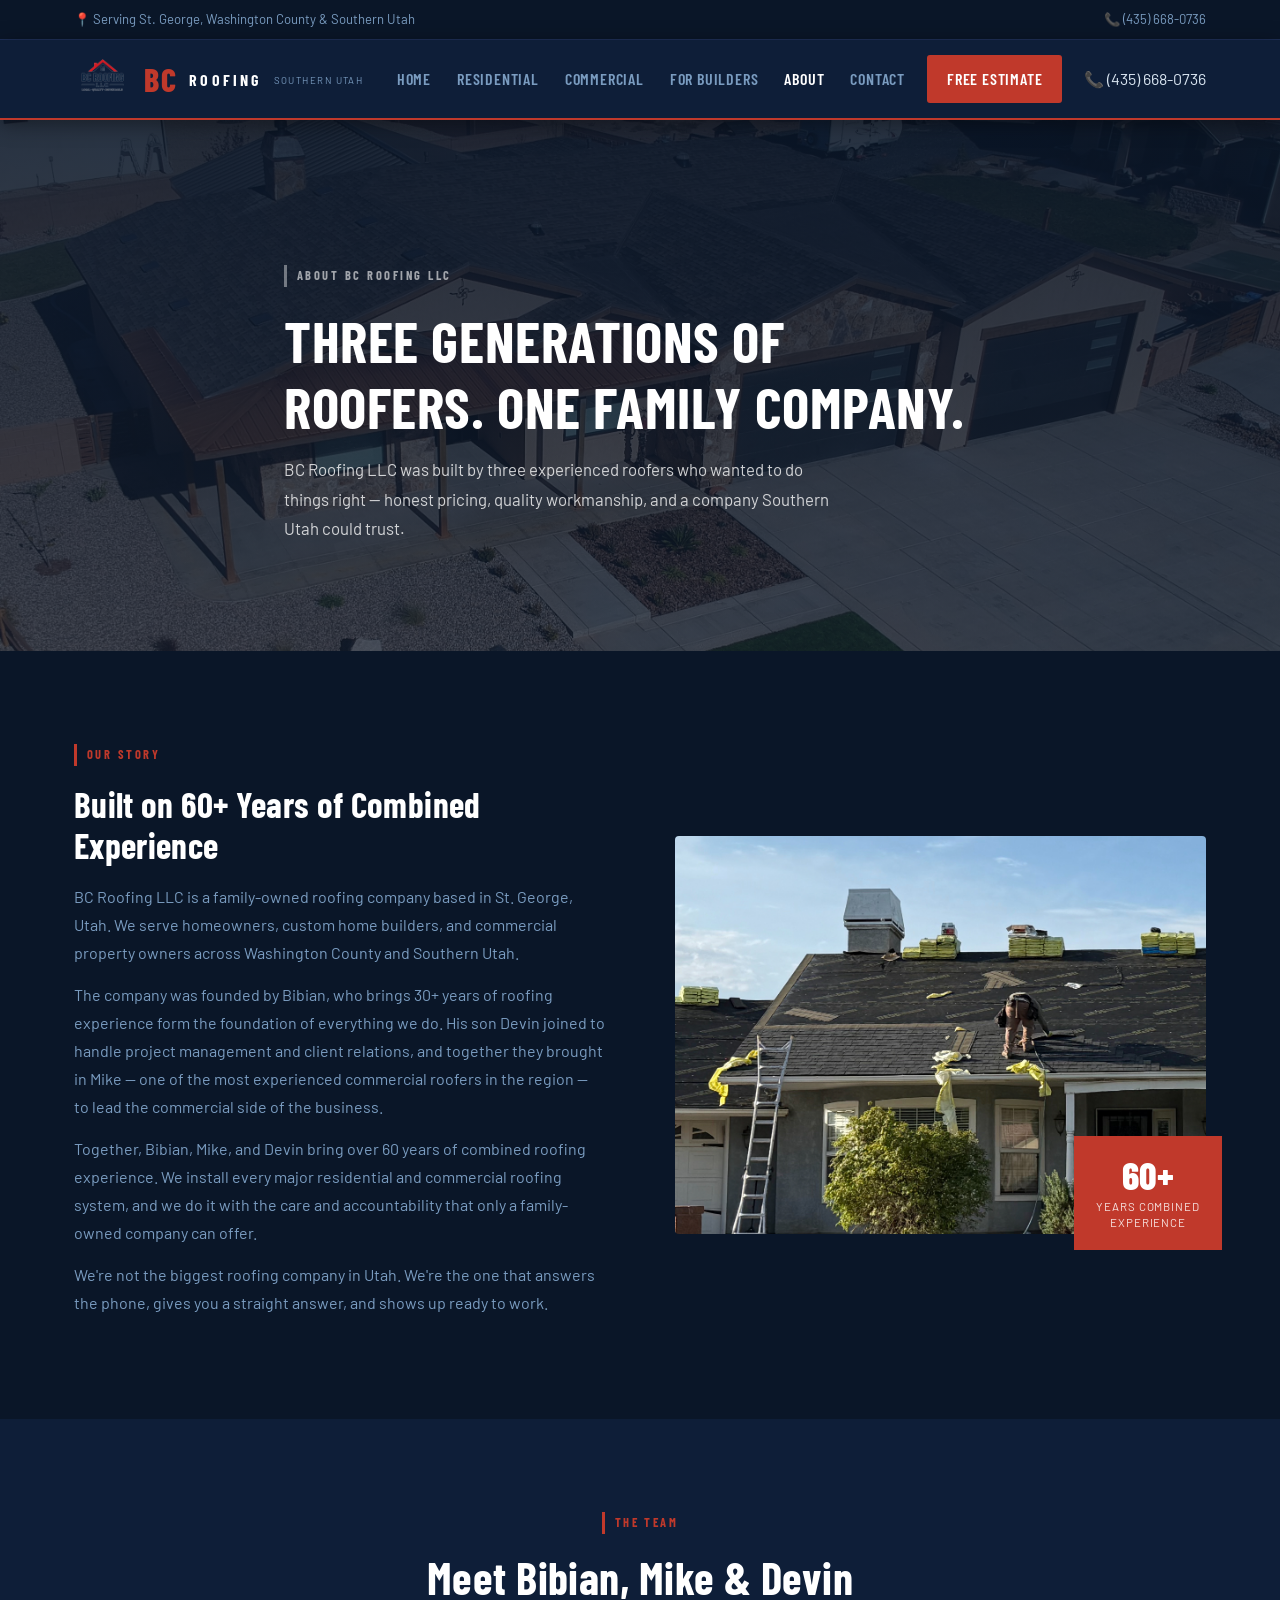
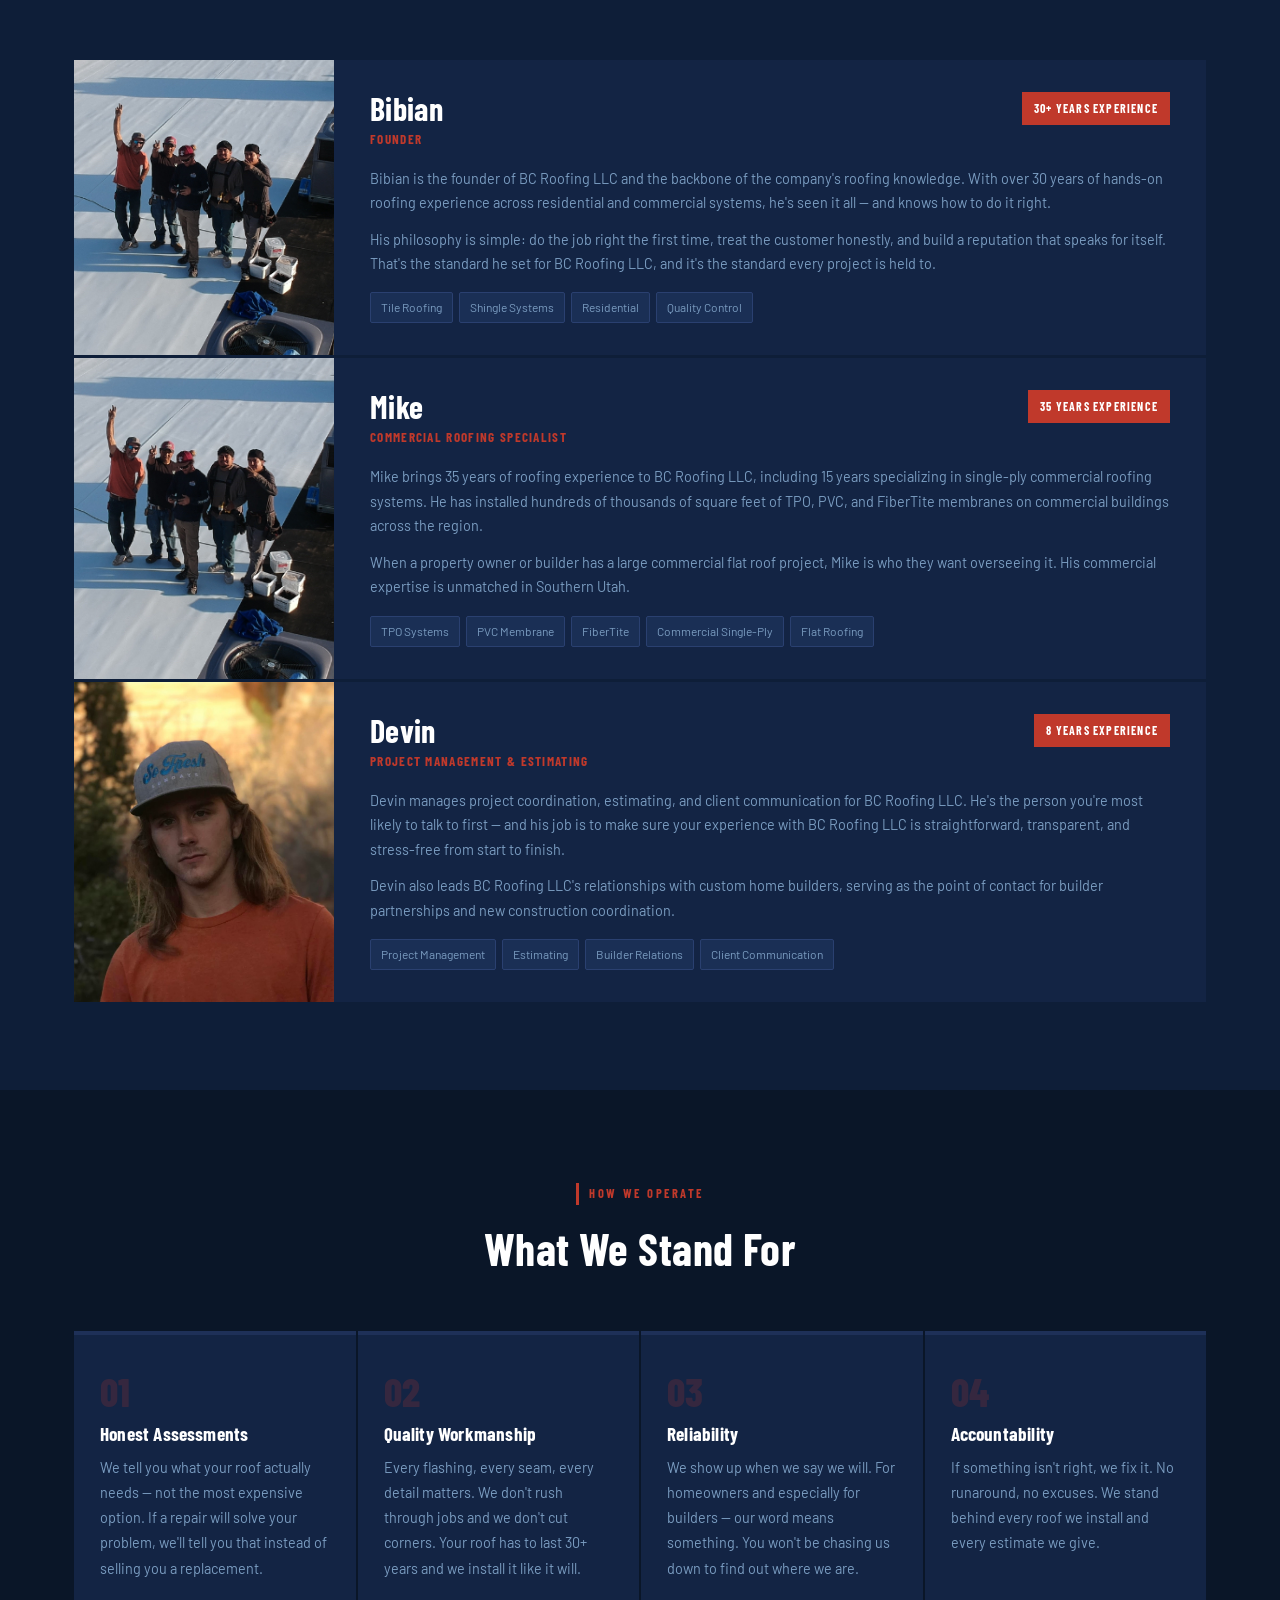
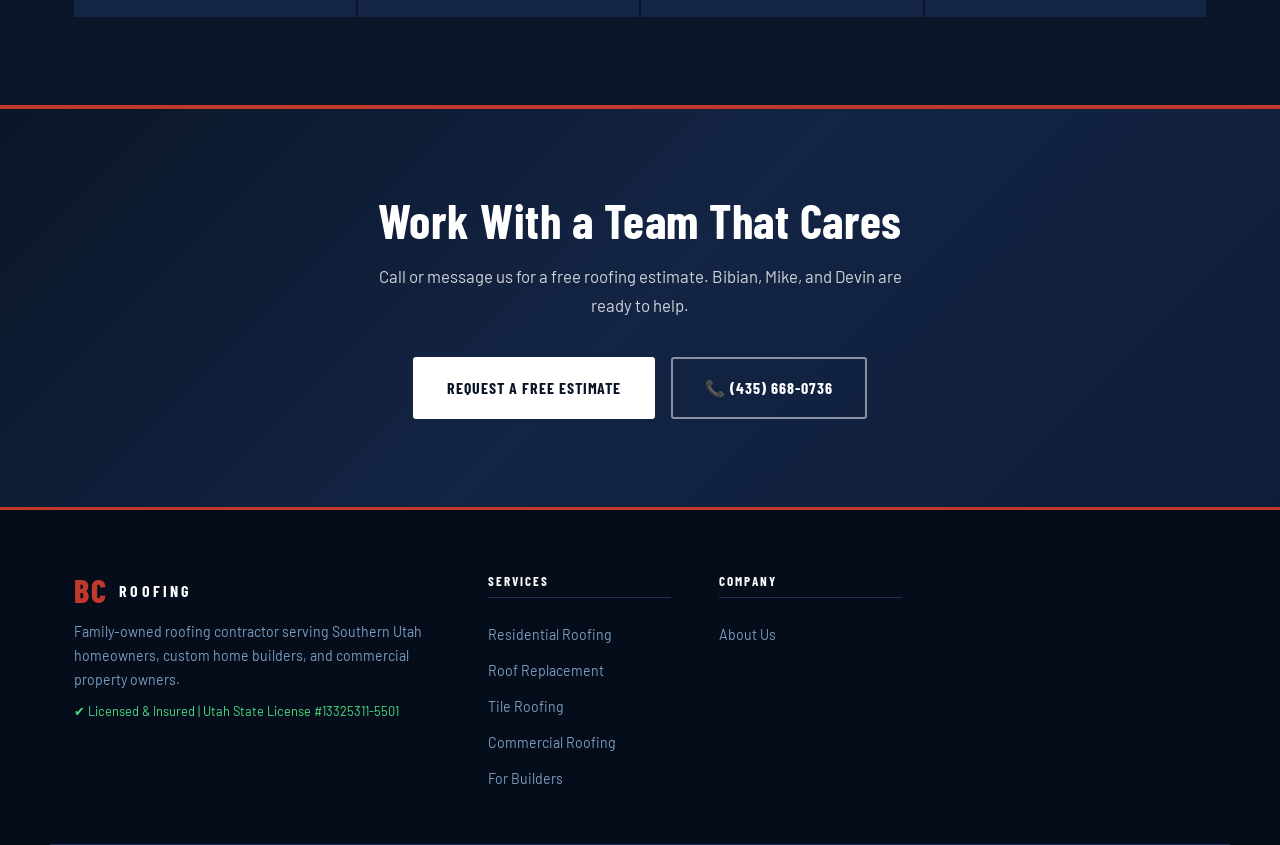
<file: about.html>
<!DOCTYPE html>
<html lang="en">
<head>
  <meta charset="UTF-8"/>
  <meta name="viewport" content="width=device-width, initial-scale=1.0"/>
  <title>About BC Roofing LLC | Family-Owned — Southern Utah</title>
  <meta name="description" content="Meet Bibian, Mike, and Devin — the family behind BC Roofing LLC. 60+ years combined roofing experience in Southern Utah."/>
  <link rel="stylesheet" href="style.css"/>
  <link rel="preconnect" href="https://fonts.googleapis.com"/>
  <link href="https://fonts.googleapis.com/css2?family=Barlow+Condensed:wght@500;600;700;800&family=Barlow:wght@300;400;500;600&display=swap" rel="stylesheet"/>
</head>
<body>

<div class="topbar">
  <div class="topbar-inner">
    <span>📍 Serving St. George, Washington County &amp; Southern Utah</span>
    <div class="topbar-right">
      <a href="tel:+14356680736">📞 (435) 668-0736</a>
    </div>
  </div>
</div>

<nav class="navbar" id="navbar">
  <div class="nav-container">
    <a href="index.html" class="logo"><img src="logo.png" alt="BC Roofing LLC Logo" class="nav-logo">
      <span class="logo-bc">BC</span><span class="logo-roofing">ROOFING</span>
      <span class="logo-sub">Southern Utah</span>
    </a>
    <button class="hamburger" id="hamburger" aria-label="Toggle menu">
      <span></span><span></span><span></span>
    </button>
    <ul class="nav-links" id="nav-links">
      <li><a href="index.html">Home</a></li>
      <li><a href="residential.html">Residential</a></li>
      <li><a href="commercial.html">Commercial</a></li>
      <li><a href="builders.html">For Builders</a></li>
      <li><a href="about.html" class="active">About</a></li>
      <li><a href="contact.html">Contact</a></li>
      <li><a href="contact.html" class="nav-cta">Free Estimate</a></li>
    </ul>
    <a href="tel:+14356680736">📞 (435) 668-0736</a>
    </div>
</nav>

<section class="page-hero">
  <div class="page-hero-bg" style="background-image:url('hero-about.jpg')">
    </div>
  <div class="page-hero-overlay">
    </div>
  <div class="container page-hero-content">
    <div class="section-tag light">About BC Roofing LLC
    </div>
    <h1>Three Generations of Roofers. One Family Company.</h1>
    <p>BC Roofing LLC was built by three experienced roofers who wanted to do things right — honest pricing, quality workmanship, and a company Southern Utah could trust.</p>
    </div>
</section>

<!-- STORY -->
<section class="section">
  <div class="container">
    <div class="about-story-inner">
      <div class="about-story-text">
        <div class="section-tag">Our Story
    </div>
        <h2>Built on 60+ Years of Combined Experience</h2>
        <p>BC Roofing LLC is a family-owned roofing company based in St. George, Utah. We serve homeowners, custom home builders, and commercial property owners across Washington County and Southern Utah.</p>
        <p>The company was founded by Bibian, who brings 30+ years of roofing experience form the foundation of everything we do. His son Devin joined to handle project management and client relations, and together they brought in Mike — one of the most experienced commercial roofers in the region — to lead the commercial side of the business.</p>
        <p>Together, Bibian, Mike, and Devin bring over 60 years of combined roofing experience. We install every major residential and commercial roofing system, and we do it with the care and accountability that only a family-owned company can offer.</p>
        <p>We're not the biggest roofing company in Utah. We're the one that answers the phone, gives you a straight answer, and shows up ready to work.</p>
    </div>
      <div class="about-story-img">
        <img src="about-story.png" alt="BC Roofing LLC team"/>
        <div class="story-badge">
          <span class="sb-num">60+</span>
          <span class="sb-label">Years Combined<br>Experience</span>
    </div>
    </div>
    </div>
    </div>
</section>

<!-- TEAM -->
<section class="section alt-bg">
  <div class="container">
    <div class="section-header">
      <div class="section-tag">The Team
    </div>
      <h2>Meet Bibian, Mike & Devin</h2>
    </div>
    <div class="team-cards">

      <div class="team-card-v2">
        <div class="tc2-img">
          <img src="team.png" alt="Bibian — BC Roofing LLC Founder"/>
    </div>
        <div class="tc2-text">
          <div class="tc2-name-row">
            <div>
              <h3>Bibian</h3>
              <span class="tc2-title">Founder</span>
    </div>
            <div class="tc2-exp-badge">30+ Years Experience
    </div>
    </div>
          <p>Bibian is the founder of BC Roofing LLC and the backbone of the company's roofing knowledge. With over 30 years of hands-on roofing experience across residential and commercial systems, he's seen it all — and knows how to do it right.</p>
          <p>His philosophy is simple: do the job right the first time, treat the customer honestly, and build a reputation that speaks for itself. That's the standard he set for BC Roofing LLC, and it's the standard every project is held to.</p>
          <div class="tc2-skills">
            <span>Tile Roofing</span>
            <span>Shingle Systems</span>
            <span>Residential</span>
            <span>Quality Control</span>
    </div>
    </div>
    </div>

      <div class="team-card-v2">
        <div class="tc2-img">
          <img src="team.png" alt="Mike — Commercial Roofing Specialist"/>
    </div>
        <div class="tc2-text">
          <div class="tc2-name-row">
            <div>
              <h3>Mike</h3>
              <span class="tc2-title">Commercial Roofing Specialist</span>
    </div>
            <div class="tc2-exp-badge">35 Years Experience
    </div>
    </div>
          <p>Mike brings 35 years of roofing experience to BC Roofing LLC, including 15 years specializing in single-ply commercial roofing systems. He has installed hundreds of thousands of square feet of TPO, PVC, and FiberTite membranes on commercial buildings across the region.</p>
          <p>When a property owner or builder has a large commercial flat roof project, Mike is who they want overseeing it. His commercial expertise is unmatched in Southern Utah.</p>
          <div class="tc2-skills">
            <span>TPO Systems</span>
            <span>PVC Membrane</span>
            <span>FiberTite</span>
            <span>Commercial Single-Ply</span>
            <span>Flat Roofing</span>
    </div>
    </div>
    </div>

      <div class="team-card-v2">
        <div class="tc2-img">
          <img src="devin.jpg" alt="Devin — Project Management & Estimating"/>
    </div>
        <div class="tc2-text">
          <div class="tc2-name-row">
            <div>
              <h3>Devin</h3>
              <span class="tc2-title">Project Management & Estimating</span>
    </div>
            <div class="tc2-exp-badge">8 Years Experience
    </div>
    </div>
          <p>Devin manages project coordination, estimating, and client communication for BC Roofing LLC. He's the person you're most likely to talk to first — and his job is to make sure your experience with BC Roofing LLC is straightforward, transparent, and stress-free from start to finish.</p>
          <p>Devin also leads BC Roofing LLC's relationships with custom home builders, serving as the point of contact for builder partnerships and new construction coordination.</p>
          <div class="tc2-skills">
            <span>Project Management</span>
            <span>Estimating</span>
            <span>Builder Relations</span>
            <span>Client Communication</span>
    </div>
    </div>
    </div>
    </div>
    </div>
</section>

<!-- VALUES -->
<section class="section">
  <div class="container">
    <div class="section-header">
      <div class="section-tag">How We Operate
    </div>
      <h2>What We Stand For</h2>
    </div>
    <div class="values-grid-v2">
      <div class="val-item">
        <div class="val-num">01
    </div>
        <h3>Honest Assessments</h3>
        <p>We tell you what your roof actually needs — not the most expensive option. If a repair will solve your problem, we'll tell you that instead of selling you a replacement.</p>
    </div>
      <div class="val-item">
        <div class="val-num">02
    </div>
        <h3>Quality Workmanship</h3>
        <p>Every flashing, every seam, every detail matters. We don't rush through jobs and we don't cut corners. Your roof has to last 30+ years and we install it like it will.</p>
    </div>
      <div class="val-item">
        <div class="val-num">03
    </div>
        <h3>Reliability</h3>
        <p>We show up when we say we will. For homeowners and especially for builders — our word means something. You won't be chasing us down to find out where we are.</p>
    </div>
      <div class="val-item">
        <div class="val-num">04
    </div>
        <h3>Accountability</h3>
        <p>If something isn't right, we fix it. No runaround, no excuses. We stand behind every roof we install and every estimate we give.</p>
    </div>
    </div>
    </div>
</section>

<section class="bottom-cta">
  <div class="bottom-cta-bg">
    </div>
  <div class="container bottom-cta-inner">
    <div class="bcta-text">
      <h2>Work With a Team That Cares</h2>
      <p>Call or message us for a free roofing estimate. Bibian, Mike, and Devin are ready to help.</p>
      <div class="bcta-actions">
        <a href="contact.html" class="cta-white">Request a Free Estimate</a>
        <a href="tel:+14356680736" class="cta-outline-white">📞 (435) 668-0736</a>
    </div>
    </div>
    </div>
</section>

<footer class="footer">
  <div class="container footer-inner">
    <div class="footer-brand">
      <div class="logo"><span class="logo-bc">BC</span><span class="logo-roofing">ROOFING</span>
    </div>
      <p>Family-owned roofing contractor serving Southern Utah homeowners, custom home builders, and commercial property owners.</p>
      <p class="lic-tag">✔ Licensed &amp; Insured | Utah State License #13325311-5501</p>
    </div>
    <div class="footer-col">
      <h4>Services</h4>
      <ul>
        <li><a href="residential.html">Residential Roofing</a></li>
        <li><a href="residential.html#replacement">Roof Replacement</a></li>
        <li><a href="residential.html#tile">Tile Roofing</a></li>
        <li><a href="commercial.html">Commercial Roofing</a></li>
        <li><a href="builders.html">For Builders</a></li>
      </ul>
    </div>
    <div class="footer-col">
      <h4>Company</h4>
      <ul>
        <li><a href="about.html">About Us</a></li>
        <li><a
</file>
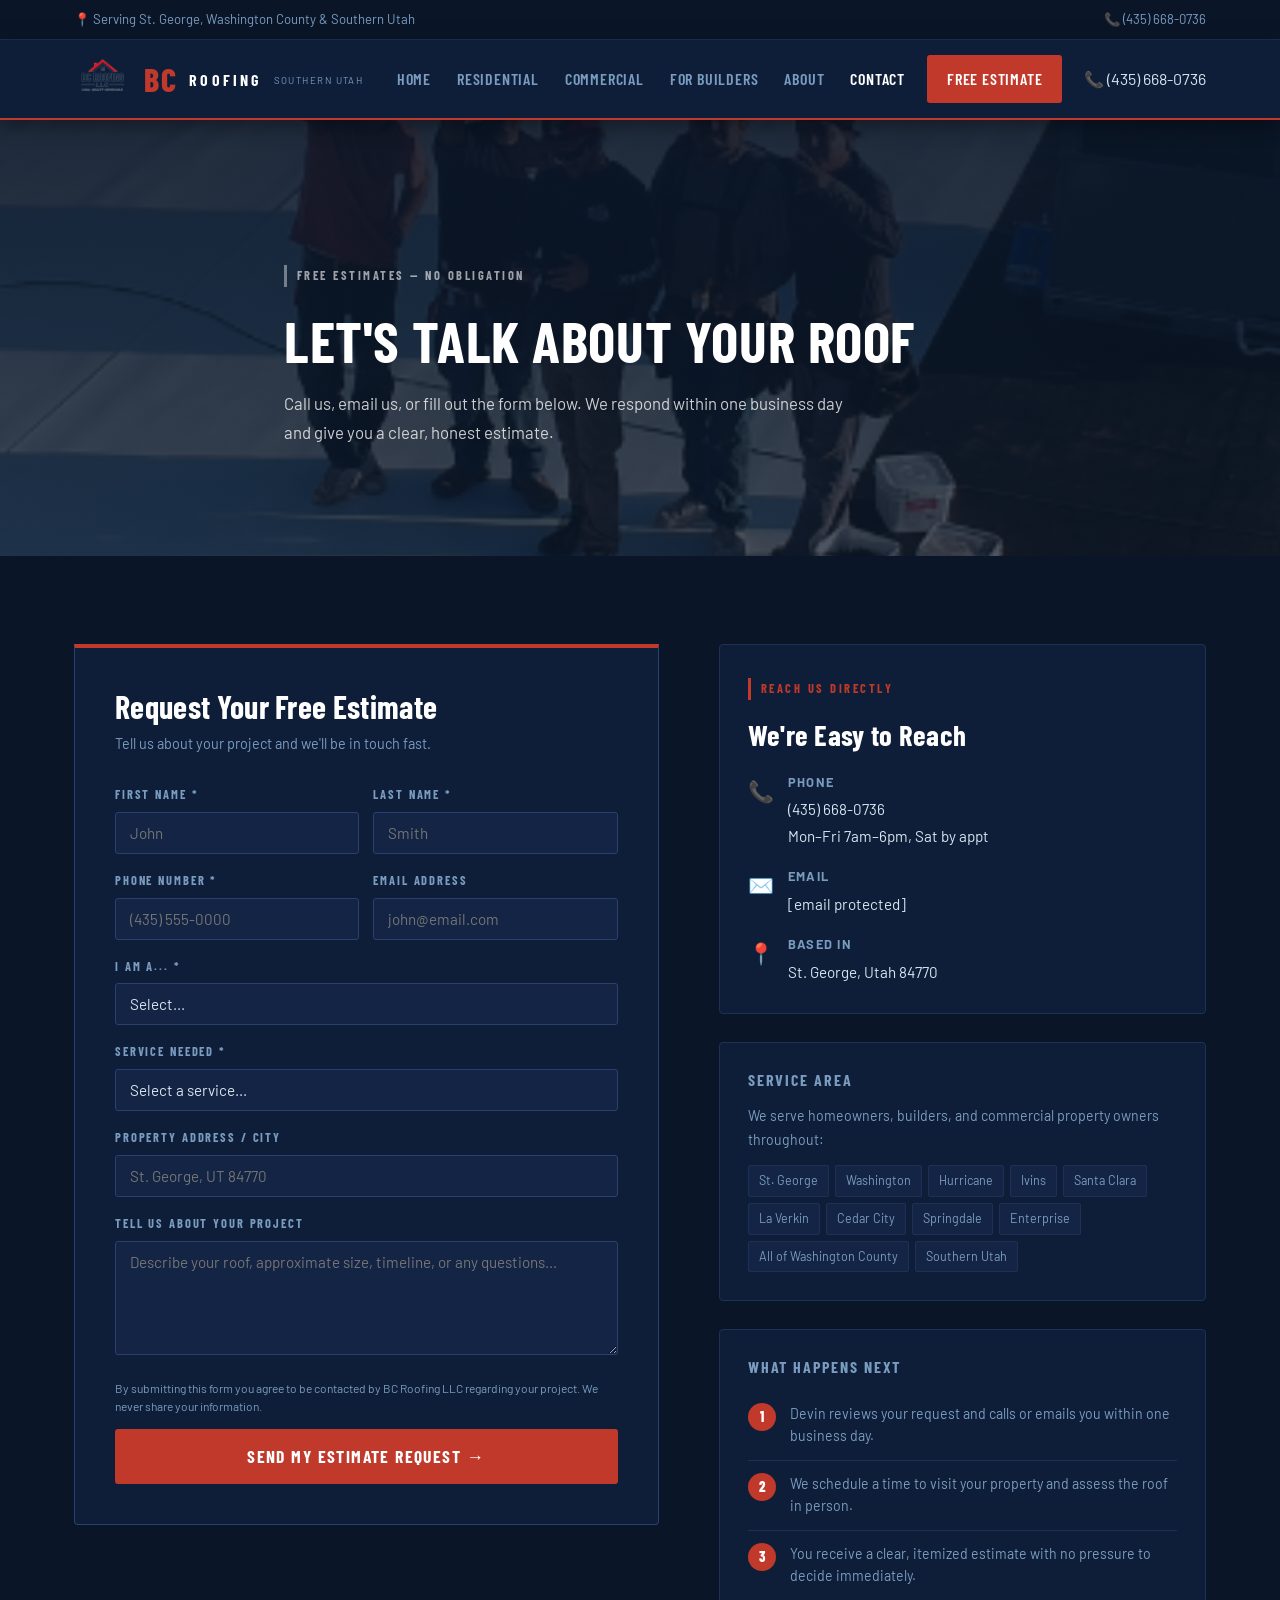
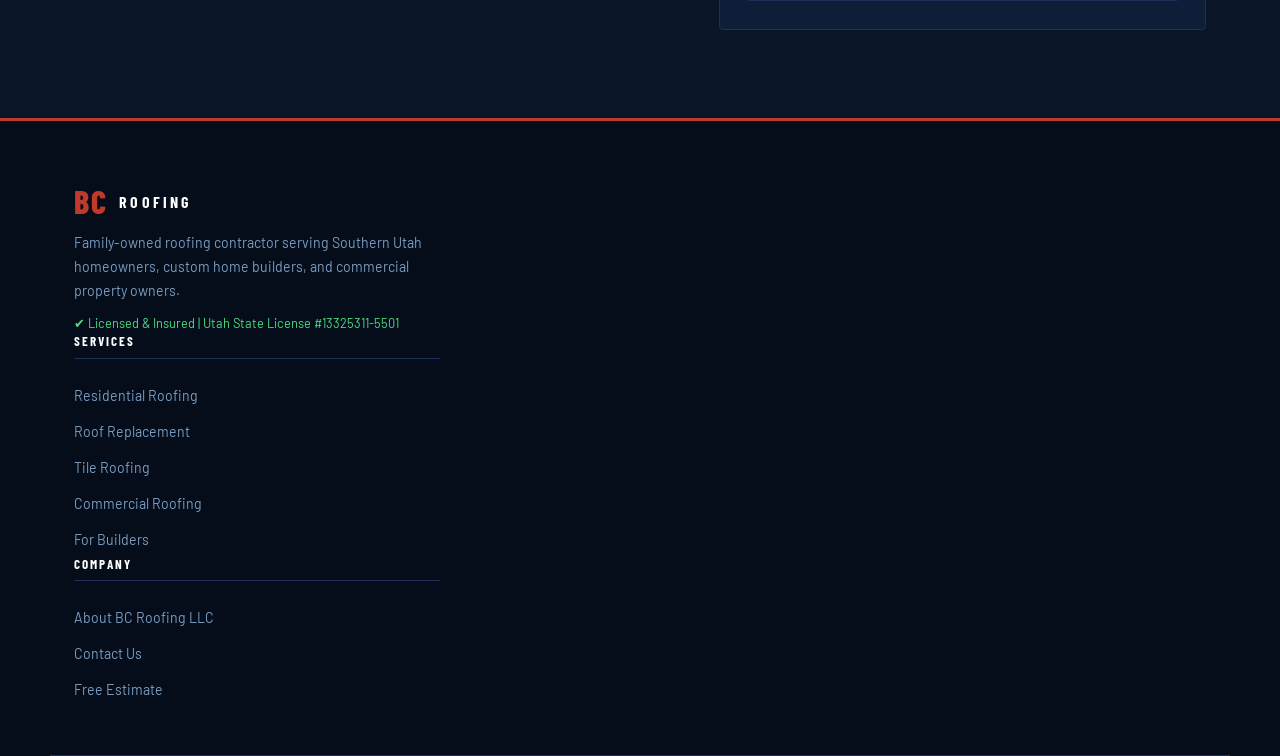
<file: contact.html>
<!DOCTYPE html>
<html lang="en">
<head>
  <meta charset="UTF-8"/>
  <meta name="viewport" content="width=device-width, initial-scale=1.0"/>
  <title>Contact BC Roofing LLC | Free Roofing Estimate — St. George, Utah</title>
  <meta name="description" content="Contact BC Roofing LLC for a free roofing estimate. Serving St. George, Washington County, and Southern Utah. Call (435) 668-0736 or fill out our estimate form."/>
  <link rel="stylesheet" href="style.css"/>
  <link rel="preconnect" href="https://fonts.googleapis.com"/>
  <link href="https://fonts.googleapis.com/css2?family=Barlow+Condensed:wght@500;600;700;800&family=Barlow:wght@300;400;500;600&display=swap" rel="stylesheet"/>
</head>
<body>

<div class="topbar">
  <div class="topbar-inner">
    <span>📍 Serving St. George, Washington County &amp; Southern Utah</span>
    <div class="topbar-right">
      <a href="tel:+14356680736">📞 (435) 668-0736</a>
    </div>
  </div>
</div>

<nav class="navbar" id="navbar">
  <div class="nav-container">
    <a href="index.html" class="logo"><img src="logo.png" alt="BC Roofing LLC Logo" class="nav-logo">
      <span class="logo-bc">BC</span><span class="logo-roofing">ROOFING</span>
      <span class="logo-sub">Southern Utah</span>
    </a>
    <button class="hamburger" id="hamburger" aria-label="Toggle menu">
      <span></span><span></span><span></span>
    </button>
    <ul class="nav-links" id="nav-links">
      <li><a href="index.html">Home</a></li>
      <li><a href="residential.html">Residential</a></li>
      <li><a href="commercial.html">Commercial</a></li>
      <li><a href="builders.html">For Builders</a></li>
      <li><a href="about.html">About</a></li>
      <li><a href="contact.html" class="active">Contact</a></li>
      <li><a href="contact.html" class="nav-cta">Free Estimate</a></li>
    </ul>
    <a href="tel:+14356680736">📞 (435) 668-0736</a>
    </div>
</nav>

<section class="page-hero contact-page-hero">
  <div class="page-hero-bg" style="background-image:url('team.png')">
    </div>
  <div class="page-hero-overlay">
    </div>
  <div class="container page-hero-content">
    <div class="section-tag light">Free Estimates — No Obligation
    </div>
    <h1>Let's Talk About Your Roof</h1>
    <p>Call us, email us, or fill out the form below. We respond within one business day and give you a clear, honest estimate.</p>
    </div>
</section>

<!-- CONTACT SECTION -->
<section class="section contact-section">
  <div class="container contact-inner">

    <!-- FORM -->
    <div class="contact-form-wrap">
      <h2>Request Your Free Estimate</h2>
      <p>Tell us about your project and we'll be in touch fast.</p>
      <div id="form-success" class="form-success-msg" style="display:none">
        <div class="fsm-icon">✅
    </div>
        <h3>We Got It!</h3>
        <p>Thanks for reaching out. Devin will contact you within one business day to discuss your project.</p>
        <p>If you need to talk sooner, call us at <a href="tel:+14356680736">(435) 668-0736</a>.</p>
    </div>
      <div id="the-form">
        <div class="form-row">
          <div class="fg">
            <label>First Name *</label>
            <input type="text" id="cf-fname" placeholder="John"/>
    </div>
          <div class="fg">
            <label>Last Name *</label>
            <input type="text" id="cf-lname" placeholder="Smith"/>
    </div>
    </div>
        <div class="form-row">
          <div class="fg">
            <label>Phone Number *</label>
            <input type="tel" id="cf-phone" placeholder="(435) 555-0000"/>
    </div>
          <div class="fg">
            <label>Email Address</label>
            <input type="email" id="cf-email" placeholder="john@email.com"/>
    </div>
    </div>
        <div class="fg">
          <label>I Am A... *</label>
          <select id="cf-type">
            <option value="">Select...</option>
            <option>Homeowner</option>
            <option>Custom Home Builder</option>
            <option>Developer / Investor</option>
            <option>Commercial Property Owner</option>
            <option>Property Manager</option>
            <option>Other</option>
          </select>
    </div>
        <div class="fg">
          <label>Service Needed *</label>
          <select id="cf-service">
            <option value="">Select a service...</option>
            <optgroup label="Residential">
              <option>Roof Replacement</option>
              <option>Re-Roofing (Overlay)</option>
              <option>Roof Inspection</option>
              <option>Roof Leak Repair</option>
              <option>Tile Roofing</option>
              <option>Metal Roofing</option>
              <option>Shingle Roofing</option>
              <option>Specialty Roofing (Brava, Decra, etc.)</option>
            </optgroup>
            <optgroup label="Commercial">
              <option>Commercial TPO Roofing</option>
              <option>Commercial PVC Roofing</option>
              <option>FiberTite System</option>
              <option>Commercial Roof Replacement</option>
              <option>Roof Coatings / Restoration</option>
              <option>Commercial Inspection</option>
            </optgroup>
            <optgroup label="New Construction">
              <option>New Construction — Custom Home</option>
              <option>New Construction — Commercial</option>
            </optgroup>
            <option>Not Sure — Need Assessment</option>
          </select>
    </div>
        <div class="fg">
          <label>Property Address / City</label>
          <input type="text" id="cf-address" placeholder="St. George, UT 84770"/>
    </div>
        <div class="fg">
          <label>Tell Us About Your Project</label>
          <textarea id="cf-message" rows="5" placeholder="Describe your roof, approximate size, timeline, or any questions..."></textarea>
    </div>
        <div class="form-disclaimer">By submitting this form you agree to be contacted by BC Roofing LLC regarding your project. We never share your information.
    </div>
        <button onclick="submitContactForm()" class="form-submit-full">Send My Estimate Request →</button>
    </div>
    </div>

    <!-- CONTACT INFO -->
    <div class="contact-info-col">
      <div class="ci-block">
        <div class="section-tag">Reach Us Directly
    </div>
        <h2>We're Easy to Reach</h2>
        <div class="ci-items">
          <div class="ci-item">
            <div class="ci-icon">📞
    </div>
            <div>
              <strong>Phone</strong>
              <a href="tel:+14356680736">(435) 668-0736</a>
              <span>Mon–Fri 7am–6pm, Sat by appt</span>
    </div>
    </div>
          <div class="ci-item">
            <div class="ci-icon">✉️
    </div>
            <div>
              <strong>Email</strong>
              <a href="/cdn-cgi/l/email-protection" class="__cf_email__" data-cfemail="a7c5c4d5c8c8c1cec9c0cbcbc489d4c6cbc2d4e7c0cac6cecb89c4c8ca">[email&#160;protected]</a>
    </div>
    </div>
          <div class="ci-item">
            <div class="ci-icon">📍
    </div>
            <div>
              <strong>Based In</strong>
              <span>St. George, Utah 84770</span>
    </div>
    </div>
    </div>
    </div>

      <div class="ci-block service-area-block">
        <h3>Service Area</h3>
        <p>We serve homeowners, builders, and commercial property owners throughout:</p>
        <div class="area-chips">
          <span>St. George</span>
          <span>Washington</span>
          <span>Hurricane</span>
          <span>Ivins</span>
          <span>Santa Clara</span>
          <span>La Verkin</span>
          <span>Cedar City</span>
          <span>Springdale</span>
          <span>Enterprise</span>
          <span>All of Washington County</span>
          <span>Southern Utah</span>
    </div>
    </div>

      <div class="ci-block what-to-expect">
        <h3>What Happens Next</h3>
        <div class="wte-step">
          <div class="wte-num">1
    </div>
          <p>Devin reviews your request and calls or emails you within one business day.</p>
    </div>
        <div class="wte-step">
          <div class="wte-num">2
    </div>
          <p>We schedule a time to visit your property and assess the roof in person.</p>
    </div>
        <div class="wte-step">
          <div class="wte-num">3
    </div>
          <p>You receive a clear, itemized estimate with no pressure to decide immediately.</p>
    </div>
    </div>
    </div>
    </div>
</section>

<footer class="footer">
  <div class="container footer-inner">
    <div class="footer-brand">
      <div class="logo"><span class="logo-bc">BC</span><span class="logo-roofing">ROOFING</span>
    </div>
      <p>Family-owned roofing contractor serving Southern Utah homeowners, custom home builders, and commercial property owners.</p>
      <p class="lic-tag">✔ Licensed &amp; Insured | Utah State License #13325311-5501</p>
    <div class="footer-col">
      <h4>Services</h4>
      <ul>
        <li><a href="residential.html">Residential Roofing</a></li>
        <li><a href="residential.html#replacement">Roof Replacement</a></li>
        <li><a href="residential.html#tile">Tile Roofing</a></li>
        <li><a href="commercial.html">Commercial Roofing</a></li>
        <li><a href="builders.html">For Builders</a></li>
      </ul>
    </div>
    <div class="footer-col">
      <h4>Company</h4>
      <ul>
        <li><a href="about.html">About BC Roofing LLC</a></li>
        <li><a href="contact.html">Contact Us</a></li>
        <li><a href="contact.html">Free Estimate</a></li>
      </ul>
    </div>
  </div>
</footer>
<script>
function submitContactForm() {
  const fname = document.getElementById('cf-fname').value;
  const phone = document.getElementById('cf-phone').value;
  const type = document.getElementById('cf-type').value;
  const service = document.getElementById('cf-service').value;
  if (!fname || !phone || !type || !service) { alert('Please fill in all required fields.'); return; }
  document.getElementById('the-form').style.display = 'none';
  document.getElementById('form-success').style.display = 'block';
}
</script>
</body>
</html>
</file>
<file: style.css>
/* =========================================
   BC ROOFING — STYLE.CSS v3
   Navy dominant, red accent, lead conversion
   ========================================= */

:root {
  --navy: #0a1628;
  --navy2: #0e1e38;
  --navy3: #132444;
  --navy4: #1a2f55;
  --navy5: #1e3560;
  --red: #C0392B;
  --red-dark: #a93226;
  --red-light: #e74c3c;
  --border: #1e3058;
  --border-light: #2a4070;
  --text: #d8e4f0;
  --text-muted: #7a9cc0;
  --white: #ffffff;
  --gold: #f0a500;
}

* { margin: 0; padding: 0; box-sizing: border-box; }
html { scroll-behavior: smooth; }
body {
  font-family: 'Barlow', sans-serif;
  background: var(--navy);
  color: var(--text);
  font-size: 16px;
  line-height: 1.75;
}
h1, h2, h3, h4 {
  font-family: 'Barlow Condensed', sans-serif;
  font-weight: 700;
  line-height: 1.15;
  letter-spacing: 0.01em;
}
a { text-decoration: none; color: inherit; }
img { max-width: 100%; height: auto; display: block; }
.container { max-width: 1180px; margin: 0 auto; padding: 0 24px; }
.section { padding: 88px 0; }
.alt-bg { background: var(--navy2); }

/* TOPBAR */
.topbar {
  background: var(--navy);
  border-bottom: 1px solid var(--border);
  font-size: 0.82rem;
  padding: 8px 0;
}
.topbar-inner {
  max-width: 1180px;
  margin: 0 auto;
  padding: 0 24px;
  display: flex;
  justify-content: space-between;
  align-items: center;
  gap: 16px;
}
.topbar span, .topbar a { color: var(--text-muted); }
.topbar a:hover { color: var(--red); }
.topbar-right { display: flex; align-items: center; gap: 12px; }
.divider { color: var(--border-light); }

/* NAVBAR */
.navbar {
  position: sticky;
  top: 0;
  z-index: 1000;
  background: var(--navy2);
  border-bottom: 2px solid var(--red);
  transition: all 0.3s;
  box-shadow: 0 4px 20px rgba(0,0,0,0.4);
}
.navbar.scrolled { box-shadow: 0 4px 30px rgba(0,0,0,0.6); }
.nav-container {
  max-width: 1180px;
  margin: 0 auto;
  padding: 0 24px;
  display: flex;
  align-items: center;
  justify-content: space-between;
  height: 78px;
}

/* LOGO */
.logo {
  display: flex;
  align-items: center;
  gap: 12px;
  text-decoration: none;
}
.nav-logo {
  height: 58px;
  width: auto;
  object-fit: contain;
  filter: brightness(1.1);
}
.logo-text-wrap {
  display: flex;
  flex-direction: column;
  line-height: 1;
}
.logo-bc {
  font-family: 'Barlow Condensed', sans-serif;
  font-weight: 800;
  font-size: 2rem;
  color: var(--red);
  letter-spacing: 0.05em;
  line-height: 1;
}
.logo-roofing {
  font-family: 'Barlow Condensed', sans-serif;
  font-weight: 700;
  font-size: 1rem;
  color: var(--white);
  letter-spacing: 0.2em;
  text-transform: uppercase;
  line-height: 1;
  margin-top: 2px;
}
.logo-sub {
  font-size: 0.6rem;
  color: var(--text-muted);
  letter-spacing: 0.15em;
  text-transform: uppercase;
  margin-top: 3px;
}

.nav-links {
  display: flex;
  align-items: center;
  gap: 2px;
  list-style: none;
}
.nav-links > li { position: relative; }
.nav-links a {
  font-family: 'Barlow Condensed', sans-serif;
  font-size: 1rem;
  font-weight: 600;
  letter-spacing: 0.05em;
  text-transform: uppercase;
  color: var(--text-muted);
  padding: 8px 12px;
  display: block;
  transition: color 0.2s;
}
.nav-links a:hover, .nav-links a.active { color: var(--white); }
.nav-cta {
  background: var(--red) !important;
  color: var(--white) !important;
  padding: 10px 20px !important;
  border-radius: 3px;
  margin-left: 8px;
  transition: background 0.2s !important;
}
.nav-cta:hover { background: var(--red-dark) !important; }

/* DROPDOWN */
.has-dropdown:hover .dropdown { display: block; }
.dropdown {
  display: none;
  position: absolute;
  top: 100%;
  left: 0;
  background: var(--navy3);
  border: 1px solid var(--border);
  border-top: 2px solid var(--red);
  min-width: 220px;
  z-index: 100;
  padding: 8px 0;
  box-shadow: 0 8px 32px rgba(0,0,0,0.5);
}
.dropdown li { list-style: none; }
.dropdown a {
  font-size: 0.9rem !important;
  text-transform: none !important;
  letter-spacing: 0 !important;
  padding: 9px 18px !important;
  color: var(--text-muted) !important;
  border-left: 3px solid transparent;
}
.dropdown a:hover {
  color: var(--white) !important;
  background: var(--navy4);
  border-left-color: var(--red);
}

/* HAMBURGER */
.hamburger {
  display: none;
  flex-direction: column;
  gap: 5px;
  background: none;
  border: none;
  cursor: pointer;
  padding: 6px;
}
.hamburger span {
  display: block;
  width: 24px;
  height: 2px;
  background: var(--white);
  transition: all 0.3s;
}

/* BUTTONS */
.cta-red {
  display: inline-block;
  background: var(--red);
  color: var(--white);
  font-family: 'Barlow Condensed', sans-serif;
  font-weight: 700;
  font-size: 1rem;
  letter-spacing: 0.06em;
  text-transform: uppercase;
  padding: 15px 32px;
  border-radius: 3px;
  transition: all 0.2s;
  border: 2px solid var(--red);
}
.cta-red:hover {
  background: var(--red-dark);
  border-color: var(--red-dark);
  transform: translateY(-2px);
  box-shadow: 0 8px 24px rgba(192,57,43,0.4);
}
.cta-outline {
  display: inline-block;
  background: transparent;
  color: var(--white);
  font-family: 'Barlow Condensed', sans-serif;
  font-weight: 700;
  font-size: 1rem;
  letter-spacing: 0.06em;
  text-transform: uppercase;
  padding: 15px 32px;
  border-radius: 3px;
  border: 2px solid rgba(255,255,255,0.4);
  transition: all 0.2s;
}
.cta-outline:hover {
  border-color: var(--white);
  background: rgba(255,255,255,0.08);
  transform: translateY(-2px);
}
.cta-white {
  display: inline-block;
  background: var(--white);
  color: var(--navy);
  font-family: 'Barlow Condensed', sans-serif;
  font-weight: 700;
  font-size: 1rem;
  letter-spacing: 0.06em;
  text-transform: uppercase;
  padding: 15px 32px;
  border-radius: 3px;
  border: 2px solid var(--white);
  transition: all 0.2s;
}
.cta-white:hover {
  background: var(--navy);
  color: var(--white);
  transform: translateY(-2px);
}
.cta-outline-white {
  display: inline-block;
  background: transparent;
  color: var(--white);
  font-family: 'Barlow Condensed', sans-serif;
  font-weight: 700;
  font-size: 1rem;
  letter-spacing: 0.06em;
  text-transform: uppercase;
  padding: 15px 32px;
  border-radius: 3px;
  border: 2px solid rgba(255,255,255,0.5);
  transition: all 0.2s;
}
.cta-outline-white:hover { border-color: var(--white); background: rgba(255,255,255,0.1); }
.btn-outline-red {
  display: inline-block;
  background: transparent;
  color: var(--red);
  font-family: 'Barlow Condensed', sans-serif;
  font-weight: 700;
  font-size: 1rem;
  letter-spacing: 0.06em;
  text-transform: uppercase;
  padding: 14px 30px;
  border-radius: 3px;
  border: 2px solid var(--red);
  transition: all 0.2s;
}
.btn-outline-red:hover { background: var(--red); color: var(--white); transform: translateY(-2px); }
.btn-outline-dark {
  display: inline-block;
  background: transparent;
  color: var(--white);
  font-family: 'Barlow Condensed', sans-serif;
  font-weight: 700;
  font-size: 1rem;
  letter-spacing: 0.06em;
  text-transform: uppercase;
  padding: 14px 30px;
  border-radius: 3px;
  border: 2px solid var(--border-light);
  transition: all 0.2s;
}
.btn-outline-dark:hover { border-color: var(--white); transform: translateY(-2px); }
.link-arrow {
  color: var(--red);
  font-family: 'Barlow Condensed', sans-serif;
  font-weight: 700;
  font-size: 1rem;
  letter-spacing: 0.06em;
  text-transform: uppercase;
  transition: letter-spacing 0.2s;
}
.link-arrow:hover { letter-spacing: 0.1em; }
.link-arrow.light { color: rgba(255,255,255,0.6); }
.link-arrow.light:hover { color: var(--white); }

/* SECTION LABELS */
.section-tag {
  display: inline-block;
  font-family: 'Barlow Condensed', sans-serif;
  font-size: 0.78rem;
  font-weight: 700;
  letter-spacing: 0.2em;
  text-transform: uppercase;
  color: var(--red);
  border-left: 3px solid var(--red);
  padding-left: 10px;
  margin-bottom: 10px;
}
.section-tag.light { color: rgba(255,255,255,0.6); border-color: rgba(255,255,255,0.4); }
.section-header { text-align: center; margin-bottom: 56px; }
.section-header h2 {
  font-size: clamp(2rem, 4vw, 2.8rem);
  color: var(--white);
  margin: 8px 0 14px;
}
.section-header p { color: var(--text-muted); max-width: 560px; margin: 0 auto; }

/* HERO */
.hero {
  position: relative;
  min-height: 100vh;
  display: flex;
  align-items: center;
  overflow: hidden;
}
.hero-bg-img {
  position: absolute;
  inset: 0;
  background-image: url('hero-bg.png');
  background-size: cover;
  background-position: center top;
  transform: scale(1.03);
}
.hero-overlay {
  position: absolute;
  inset: 0;
  background: linear-gradient(100deg, rgba(10,22,40,0.96) 45%, rgba(10,22,40,0.75) 100%);
}
.hero-content {
  position: relative;
  z-index: 2;
  max-width: 1180px;
  margin: 0 auto;
  padding: 100px 24px 80px;
  display: grid;
  grid-template-columns: 1fr 420px;
  gap: 60px;
  align-items: center;
  width: 100%;
}
.hero-eyebrow {
  display: inline-block;
  background: var(--red);
  color: var(--white);
  font-family: 'Barlow Condensed', sans-serif;
  font-size: 0.8rem;
  font-weight: 700;
  letter-spacing: 0.15em;
  text-transform: uppercase;
  padding: 6px 14px;
  margin-bottom: 20px;
}
.hero-h1 {
  font-size: clamp(3.5rem, 7vw, 6.5rem);
  font-weight: 800;
  color: var(--white);
  line-height: 0.95;
  text-transform: uppercase;
  margin-bottom: 22px;
}
.hero-sub {
  font-size: 1.1rem;
  color: rgba(255,255,255,0.78);
  max-width: 520px;
  margin-bottom: 36px;
  font-weight: 300;
  line-height: 1.8;
}
.hero-ctas { display: flex; gap: 14px; flex-wrap: wrap; margin-bottom: 36px; }
.hero-trust-row { display: flex; flex-wrap: wrap; gap: 10px; }
.trust-pill {
  background: rgba(255,255,255,0.07);
  border: 1px solid rgba(255,255,255,0.15);
  color: rgba(255,255,255,0.7);
  font-size: 0.78rem;
  padding: 5px 12px;
  border-radius: 2px;
  font-family: 'Barlow Condensed', sans-serif;
  letter-spacing: 0.08em;
  text-transform: uppercase;
}

/* HERO FORM BOX */
.hero-form-box {
  background: var(--navy2);
  border: 1px solid var(--border-light);
  border-top: 4px solid var(--red);
  border-radius: 4px;
  overflow: hidden;
}
.form-box-header {
  background: var(--red);
  padding: 16px 24px;
  display: flex;
  flex-direction: column;
}
.form-box-header strong {
  font-family: 'Barlow Condensed', sans-serif;
  font-size: 1.3rem;
  color: var(--white);
  font-weight: 700;
  letter-spacing: 0.05em;
}
.form-box-header span { color: rgba(255,255,255,0.85); font-size: 0.85rem; margin-top: 2px; }
.quick-form { padding: 20px 24px 24px; display: flex; flex-direction: column; gap: 10px; }
.quick-form input,
.quick-form select {
  background: var(--navy3);
  border: 1px solid var(--border-light);
  color: var(--text);
  font-family: 'Barlow', sans-serif;
  font-size: 0.95rem;
  padding: 11px 14px;
  border-radius: 3px;
  outline: none;
  transition: border-color 0.2s;
  -webkit-appearance: none;
  width: 100%;
}
.quick-form input:focus,
.quick-form select:focus { border-color: var(--red); }
.quick-form select option { background: var(--navy3); }
.form-submit-btn {
  background: var(--red);
  color: var(--white);
  font-family: 'Barlow Condensed', sans-serif;
  font-weight: 700;
  font-size: 1.05rem;
  letter-spacing: 0.08em;
  text-transform: uppercase;
  padding: 13px;
  border: none;
  border-radius: 3px;
  cursor: pointer;
  transition: background 0.2s;
  width: 100%;
}
.form-submit-btn:hover { background: var(--red-dark); }
.hf-success {
  background: rgba(39,174,96,0.15);
  border: 1px solid #27ae60;
  color: #2ecc71;
  text-align: center;
  padding: 12px;
  border-radius: 3px;
  font-size: 0.9rem;
}
.form-fine { color: var(--text-muted); font-size: 0.75rem; text-align: center; line-height: 1.5; }

/* STATS BAR */
.stats-bar { background: var(--navy3); border-top: 3px solid var(--red); border-bottom: 1px solid var(--border); padding: 24px 0; }
.stats-container {
  max-width: 1180px;
  margin: 0 auto;
  padding: 0 24px;
  display: flex;
  align-items: center;
  justify-content: center;
}
.stat-item { display: flex; flex-direction: column; align-items: center; padding: 0 48px; }
.sn {
  font-family: 'Barlow Condensed', sans-serif;
  font-size: 2.4rem;
  font-weight: 800;
  color: var(--red);
  line-height: 1;
}
.sn-suffix {
  font-family: 'Barlow Condensed', sans-serif;
  font-size: 1.8rem;
  font-weight: 800;
  color: var(--red);
}
.sl {
  font-size: 0.78rem;
  color: var(--text-muted);
  text-transform: uppercase;
  letter-spacing: 0.1em;
  margin-top: 4px;
  font-family: 'Barlow Condensed', sans-serif;
}
.stat-sep { width: 1px; height: 40px; background: var(--border-light); }

/* WHO STRIP */
.who-strip { background: var(--navy2); padding: 72px 0; }
.who-inner { display: grid; grid-template-columns: 1fr 1fr; gap: 70px; align-items: center; }
.who-text h2 { font-size: 2.4rem; color: var(--white); margin: 8px 0 18px; }
.who-text p { color: var(--text-muted); margin-bottom: 14px; }
.who-cards { display: flex; flex-direction: column; gap: 12px; }
.who-card {
  background: var(--navy3);
  border: 1px solid var(--border);
  border-left: 4px solid var(--border);
  padding: 18px 20px;
  display: flex;
  align-items: center;
  gap: 16px;
  transition: border-left-color 0.3s;
}
.who-card:hover { border-left-color: var(--red); }
.featured-who { border-left-color: var(--red); }
.who-card-icon { font-size: 1.6rem; flex-shrink: 0; }
.who-card strong { display: block; font-family: 'Barlow Condensed', sans-serif; font-size: 1.2rem; color: var(--white); }
.who-card span { font-size: 0.85rem; color: var(--text-muted); line-height: 1.4; }

/* SERVICES GRID */
.res-services-section { background: var(--navy); }
.services-grid-home { display: grid; grid-template-columns: repeat(3, 1fr); gap: 2px; margin-bottom: 40px; }
.svc-card {
  background: var(--navy3);
  padding: 36px 28px;
  border-top: 4px solid var(--border);
  display: block;
  transition: all 0.25s;
}
.svc-card:hover { background: var(--navy4); border-top-color: var(--red); transform: translateY(-3px); }
.primary-svc { border-top-color: var(--red); background: var(--navy4); }
.svc-number {
  font-family: 'Barlow Condensed', sans-serif;
  font-size: 2rem;
  font-weight: 800;
  color: rgba(192,57,43,0.25);
  line-height: 1;
  margin-bottom: 10px;
}
.svc-card h3 { font-size: 1.35rem; color: var(--white); margin-bottom: 10px; }
.svc-card p { color: var(--text-muted); font-size: 0.9rem; margin-bottom: 18px; line-height: 1.7; }
.svc-link { color: var(--red); font-family: 'Barlow Condensed', sans-serif; font-size: 0.85rem; font-weight: 700; letter-spacing: 0.1em; text-transform: uppercase; }
.section-cta-row { display: flex; gap: 16px; justify-content: center; flex-wrap: wrap; }

/* GALLERY */
.gallery-strip { background: var(--navy2); padding: 72px 0; }
.gallery-label { max-width: 1180px; margin: 0 auto 32px; padding: 0 24px; display: flex; align-items: flex-end; justify-content: space-between; gap: 20px; }
.gallery-label h2 { font-size: 2rem; color: var(--white); margin-top: 8px; }
.gallery-scroll { display: flex; gap: 3px; overflow-x: auto; padding: 0 24px; scrollbar-width: none; max-width: 1180px; margin: 0 auto; }
.gallery-scroll::-webkit-scrollbar { display: none; }
.g-item { position: relative; flex: 0 0 300px; height: 220px; overflow: hidden; border-radius: 2px; }
.g-item img { width: 100%; height: 100%; object-fit: cover; transition: transform 0.5s; }
.g-item:hover img { transform: scale(1.07); }
.g-caption { position: absolute; bottom: 0; left: 0; right: 0; background: linear-gradient(transparent, rgba(10,22,40,0.9)); color: rgba(255,255,255,0.9); font-size: 0.78rem; font-family: 'Barlow Condensed', sans-serif; letter-spacing: 0.08em; text-transform: uppercase; padding: 20px 12px 10px; }

/* BUILDER SECTION */
.builder-section { background: var(--navy); }
.builder-inner { display: grid; grid-template-columns: 1fr 1.3fr; gap: 70px; align-items: center; }
.builder-img-col { position: relative; }
.builder-img-col img { width: 100%; aspect-ratio: 4/3; object-fit: cover; border-radius: 4px; }
.builder-badge { position: absolute; bottom: -16px; right: -16px; background: var(--red); padding: 16px 20px; text-align: center; color: var(--white); }
.builder-badge span { display: block; font-size: 0.7rem; text-transform: uppercase; letter-spacing: 0.15em; opacity: 0.85; margin-bottom: 2px; }
.builder-badge strong { display: block; font-family: 'Barlow Condensed', sans-serif; font-size: 1rem; font-weight: 700; }
.builder-text-col h2 { font-size: 2.2rem; color: var(--white); margin: 8px 0 16px; }
.builder-text-col > p { color: var(--text-muted); margin-bottom: 28px; }
.builder-features { display: flex; flex-direction: column; gap: 16px; margin-bottom: 32px; }
.bf-item { display: flex; gap: 14px; align-items: flex-start; background: var(--navy3); padding: 16px; border-radius: 3px; border-left: 3px solid var(--border); transition: border-left-color 0.25s; }
.bf-item:hover { border-left-color: var(--red); }
.bf-icon { font-size: 1.4rem; flex-shrink: 0; }
.bf-item strong { display: block; color: var(--white); font-size: 1rem; margin-bottom: 3px; }
.bf-item p { color: var(--text-muted); font-size: 0.88rem; margin: 0; }
.builder-ctas { display: flex; gap: 14px; flex-wrap: wrap; }

/* COMMERCIAL SECTION */
.commercial-section { background: var(--navy2); }
.commercial-inner { display: grid; grid-template-columns: 1.2fr 1fr; gap: 70px; align-items: center; }
.commercial-text h2 { font-size: 2.2rem; color: var(--white); margin: 8px 0 16px; }
.commercial-text > p { color: var(--text-muted); margin-bottom: 28px; }
.comm-systems { display: grid; grid-template-columns: 1fr 1fr; gap: 10px; margin-bottom: 32px; }
.cs-item { display: flex; align-items: center; gap: 10px; font-size: 0.9rem; color: var(--text); }
.cs-dot { width: 8px; height: 8px; background: var(--red); border-radius: 50%; flex-shrink: 0; }
.comm-ctas { display: flex; gap: 14px; flex-wrap: wrap; }
.commercial-img-col { position: relative; }
.commercial-img-col img { width: 100%; aspect-ratio: 4/3; object-fit: cover; border-radius: 4px; }
.comm-highlight { position: absolute; top: -16px; left: -16px; background: var(--navy); border: 2px solid var(--red); padding: 18px 20px; text-align: center; }
.ch-num { display: block; font-family: 'Barlow Condensed', sans-serif; font-size: 2.4rem; font-weight: 800; color: var(--red); line-height: 1; }
.ch-label { display: block; font-size: 0.72rem; color: var(--text-muted); text-transform: uppercase; letter-spacing: 0.08em; margin-top: 4px; line-height: 1.4; }

/* TRUST SECTION */
.trust-section { background: var(--navy); }
.trust-grid { display: grid; grid-template-columns: repeat(3, 1fr); gap: 2px; }
.trust-card { background: var(--navy3); padding: 36px 26px; border-top: 4px solid var(--border); transition: all 0.25s; }
.trust-card:hover { border-top-color: var(--red); background: var(--navy4); }
.tc-icon { font-size: 2rem; margin-bottom: 14px; }
.trust-card h3 { font-size: 1.2rem; color: var(--white); margin-bottom: 10px; }
.trust-card p { color: var(--text-muted); font-size: 0.9rem; }

/* TESTIMONIALS */
.testimonial-section { background: var(--navy2); padding: 88px 0; }
.testimonial-grid { display: grid; grid-template-columns: repeat(3, 1fr); gap: 20px; }
.tcard { background: var(--navy3); padding: 32px 28px; border-radius: 4px; border-top: 4px solid var(--red); }
.tcard-stars { color: var(--gold); font-size: 1rem; margin-bottom: 16px; letter-spacing: 2px; }
.tcard p { color: var(--text); font-style: italic; font-size: 0.95rem; line-height: 1.8; margin-bottom: 24px; }
.tcard-author { display: flex; align-items: center; gap: 14px; }
.tcard-initials { width: 44px; height: 44px; background: var(--red); border-radius: 50%; display: flex; align-items: center; justify-content: center; font-family: 'Barlow Condensed', sans-serif; font-weight: 800; font-size: 1rem; color: var(--white); flex-shrink: 0; }
.tcard-author strong { display: block; color: var(--white); font-size: 0.95rem; }
.tcard-author span { display: block; color: var(--text-muted); font-size: 0.8rem; }

/* BOTTOM CTA */
.bottom-cta { position: relative; padding: 88px 0; overflow: hidden; }
.bottom-cta-bg { position: absolute; inset: 0; background: linear-gradient(135deg, #0a1628 0%, #132444 50%, #0e1e38 100%); border-top: 4px solid var(--red); }
.bottom-cta-inner { position: relative; z-index: 2; text-align: center; }
.bcta-text h2 { font-size: clamp(2rem, 4vw, 3rem); color: var(--white); margin-bottom: 14px; }
.bcta-text p { color: rgba(255,255,255,0.8); max-width: 540px; margin: 0 auto 36px; font-size: 1.05rem; }
.bcta-actions { display: flex; gap: 16px; justify-content: center; flex-wrap: wrap; }

/* FOOTER */
.footer { background: #050d1a; padding: 64px 0 0; border-top: 3px solid var(--red); }
.footer-inner { display: grid; grid-template-columns: 2fr 1fr 1fr 1.4fr; gap: 48px; padding-bottom: 48px; border-bottom: 1px solid var(--border); }
.footer-brand .logo { margin-bottom: 14px; }
.footer-brand p { color: var(--text-muted); font-size: 0.88rem; line-height: 1.7; }
.lic-tag { color: #4ade80 !important; font-size: 0.8rem !important; margin-top: 10px; }
.footer-col h4 { font-family: 'Barlow Condensed', sans-serif; font-size: 0.82rem; letter-spacing: 0.15em; text-transform: uppercase; color: var(--white); margin-bottom: 18px; padding-bottom: 8px; border-bottom: 1px solid var(--border); }
.footer-col ul { list-style: none; }
.footer-col li { padding: 4px 0; }
.footer-col a { color: var(--text-muted); font-size: 0.88rem; transition: color 0.2s; }
.footer-col a:hover { color: var(--white); }
.footer-contact-col p { color: var(--text-muted); font-size: 0.88rem; padding: 4px 0; }
.footer-contact-col a { color: var(--text-muted); transition: color 0.2s; }
.footer-contact-col a:hover { color: var(--red); }
.footer-cta-btn { display: inline-block; background: var(--red); color: var(--white); font-family: 'Barlow Condensed', sans-serif; font-weight: 700; font-size: 0.88rem; letter-spacing: 0.1em; text-transform: uppercase; padding: 10px 20px; border-radius: 3px; margin-top: 14px; transition: background 0.2s; }
.footer-cta-btn:hover { background: var(--red-dark); }
.footer-bottom { padding: 18px 0; text-align: center; }
.footer-bottom p { color: var(--text-muted); font-size: 0.8rem; }

/* PAGE HERO */
.page-hero { position: relative; padding: 140px 0 80px; overflow: hidden; }
.page-hero-bg { position: absolute; inset: 0; background-size: cover; background-position: center; }
.page-hero-overlay { position: absolute; inset: 0; background: linear-gradient(rgba(10,22,40,0.88), rgba(10,22,40,0.72)); }
.page-hero-content { position: relative; z-index: 2; max-width: 760px; }
.page-hero-content h1 { font-size: clamp(2.2rem, 5vw, 3.6rem); color: var(--white); margin: 10px 0 16px; text-transform: uppercase; }
.page-hero-content p { color: rgba(255,255,255,0.78); font-size: 1.05rem; max-width: 560px; margin-bottom: 28px; }
.page-hero-ctas { display: flex; gap: 14px; flex-wrap: wrap; }

/* JUMP NAV */
.jump-nav { background: var(--navy2); border-bottom: 1px solid var(--border); position: sticky; top: 78px; z-index: 100; }
.jump-nav .container { display: flex; overflow-x: auto; scrollbar-width: none; }
.jump-nav .container::-webkit-scrollbar { display: none; }
.jump-nav a { font-family: 'Barlow Condensed', sans-serif; font-size: 0.82rem; font-weight: 700; letter-spacing: 0.1em; text-transform: uppercase; color: var(--text-muted); padding: 12px 18px; border-bottom: 3px solid transparent; white-space: nowrap; transition: all 0.2s; flex-shrink: 0; }
.jump-nav a:hover { color: var(--white); border-bottom-color: var(--red); }

/* SERVICE SECTIONS */
.service-section { background: var(--navy); }
.service-section.alt-bg { background: var(--navy2); }
.ss-inner { display: grid; grid-template-columns: 1fr 1fr; gap: 64px; align-items: center; }
.ss-inner.reverse { direction: rtl; }
.ss-inner.reverse > * { direction: ltr; }
.ss-img { overflow: hidden; border-radius: 4px; aspect-ratio: 4/3; }
.ss-img img { width: 100%; height: 100%; object-fit: cover; transition: transform 0.5s; }
.ss-img:hover img { transform: scale(1.04); }
.ss-text h2 { font-size: 2.2rem; color: var(--white); margin: 8px 0 14px; }
.ss-lead { font-size: 1.05rem; color: var(--text); margin-bottom: 14px; line-height: 1.7; }
.ss-text > p { color: var(--text-muted); margin-bottom: 16px; }
.ss-includes { margin-bottom: 28px; }
.ss-includes h4 { font-family: 'Barlow Condensed', sans-serif; font-size: 0.82rem; font-weight: 700; letter-spacing: 0.15em; text-transform: uppercase; color: var(--text-muted); margin-bottom: 12px; }
.ss-includes ul { list-style: none; }
.ss-includes li { padding: 7px 0; border-bottom: 1px solid var(--border); font-size: 0.92rem; color: var(--text); display: flex; align-items: center; gap: 8px; }
.ss-includes li::before { content: ''; width: 6px; height: 6px; background: var(--red); border-radius: 50%; flex-shrink: 0; }

/* EXPERT CALLOUT */
.expert-callout { background: var(--navy3); border-left: 5px solid var(--red); padding: 28px 0; }
.expert-callout-inner { display: flex; align-items: center; gap: 24px; flex-wrap: wrap; }
.ec-icon { font-size: 2.5rem; flex-shrink: 0; }
.ec-text { flex: 1; }
.ec-text strong { display: block; font-family: 'Barlow Condensed', sans-serif; font-size: 1.2rem; color: var(--white); margin-bottom: 4px; }
.ec-text p { color: var(--text-muted); font-size: 0.9rem; margin: 0; }

/* BUILDERS PAGE */
.builder-vp-grid { display: grid; grid-template-columns: repeat(3, 1fr); gap: 2px; }
.vp-card { background: var(--navy3); padding: 36px 28px; border-top: 4px solid var(--border); transition: all 0.25s; }
.vp-card:hover { border-top-color: var(--red); background: var(--navy4); }
.highlight-vp { border-top-color: var(--red); background: var(--navy4); }
.vp-icon { font-size: 2rem; margin-bottom: 14px; }
.vp-card h3 { font-size: 1.2rem; color: var(--white); margin-bottom: 10px; }
.vp-card p { color: var(--text-muted); font-size: 0.9rem; }
.systems-builder-grid { display: grid; grid-template-columns: repeat(4, 1fr); gap: 3px; }
.sbg-item { position: relative; aspect-ratio: 3/4; overflow: hidden; }
.sbg-item img { width: 100%; height: 100%; object-fit: cover; transition: transform 0.5s; }
.sbg-item:hover img { transform: scale(1.07); }
.sbg-overlay { position: absolute; bottom: 0; left: 0; right: 0; background: linear-gradient(transparent, rgba(10,22,40,0.92)); padding: 40px 16px 16px; }
.sbg-overlay h4 { color: var(--white); font-size: 1.1rem; }
.sbg-overlay p { color: rgba(255,255,255,0.65); font-size: 0.8rem; margin-top: 4px; }
.builder-process-inner { display: grid; grid-template-columns: 1fr 1fr; gap: 64px; align-items: start; }
.bp-text h2 { font-size: 2.2rem; color: var(--white); margin: 8px 0 28px; }
.bp-steps { display: flex; flex-direction: column; }
.bp-step { display: flex; gap: 20px; padding: 20px 0; border-bottom: 1px solid var(--border); }
.bps-num { font-family: 'Barlow Condensed', sans-serif; font-size: 2rem; font-weight: 800; color: var(--red); line-height: 1; flex-shrink: 0; width: 40px; }
.bp-step h4 { color: var(--white); font-size: 1.1rem; margin-bottom: 6px; }
.bp-step p { color: var(--text-muted); font-size: 0.9rem; }
.bp-img { position: relative; }
.bp-img img { width: 100%; border-radius: 4px; aspect-ratio: 3/4; object-fit: cover; }
.bp-quote { position: absolute; bottom: -20px; left: -20px; right: 40px; background: var(--navy); border-left: 4px solid var(--red); padding: 20px; box-shadow: 0 8px 32px rgba(0,0,0,0.5); }
.bp-quote p { color: var(--text); font-style: italic; font-size: 0.9rem; line-height: 1.7; margin-bottom: 8px; }
.bp-quote cite { color: var(--text-muted); font-size: 0.78rem; font-style: normal; }

/* ABOUT PAGE */
.about-story-inner { display: grid; grid-template-columns: 1fr 1fr; gap: 70px; align-items: center; }
.about-story-text h2 { font-size: 2.2rem; color: var(--white); margin: 8px 0 18px; }
.about-story-text p { color: var(--text-muted); margin-bottom: 14px; }
.about-story-img { position: relative; }
.about-story-img img { width: 100%; border-radius: 4px; aspect-ratio: 4/3; object-fit: cover; }
.story-badge { position: absolute; bottom: -16px; right: -16px; background: var(--red); padding: 20px 22px; text-align: center; }
.sb-num { display: block; font-family: 'Barlow Condensed', sans-serif; font-size: 2.4rem; font-weight: 800; color: var(--white); line-height: 1; }
.sb-label { display: block; font-size: 0.72rem; color: rgba(255,255,255,0.85); text-transform: uppercase; letter-spacing: 0.08em; margin-top: 4px; line-height: 1.4; }
.team-cards { display: flex; flex-direction: column; gap: 3px; }
.team-card-v2 { display: grid; grid-template-columns: 260px 1fr; background: var(--navy3); overflow: hidden; transition: transform 0.3s; }
.team-card-v2:hover { transform: translateY(-3px); }
.tc2-img { overflow: hidden; }
.tc2-img img { width: 100%; height: 100%; object-fit: cover; object-position: top; transition: transform 0.5s; }
.team-card-v2:hover .tc2-img img { transform: scale(1.04); }
.tc2-text { padding: 32px 36px; }
.tc2-name-row { display: flex; align-items: flex-start; justify-content: space-between; gap: 16px; margin-bottom: 16px; flex-wrap: wrap; }
.tc2-text h3 { font-size: 2rem; color: var(--white); line-height: 1; }
.tc2-title { display: block; color: var(--red); font-size: 0.82rem; font-family: 'Barlow Condensed', sans-serif; font-weight: 700; letter-spacing: 0.1em; text-transform: uppercase; margin-top: 4px; }
.tc2-exp-badge { background: var(--red); color: var(--white); font-family: 'Barlow Condensed', sans-serif; font-size: 0.75rem; font-weight: 700; letter-spacing: 0.1em; text-transform: uppercase; padding: 6px 12px; white-space: nowrap; align-self: flex-start; }
.tc2-text p { color: var(--text-muted); font-size: 0.9rem; margin-bottom: 12px; line-height: 1.7; }
.tc2-skills { display: flex; flex-wrap: wrap; gap: 6px; margin-top: 16px; }
.tc2-skills span { background: var(--navy4); border: 1px solid var(--border-light); color: var(--text-muted); font-size: 0.75rem; padding: 4px 10px; border-radius: 2px; }
.values-grid-v2 { display: grid; grid-template-columns: repeat(4, 1fr); gap: 2px; }
.val-item { background: var(--navy3); padding: 36px 26px; border-top: 4px solid var(--border); transition: border-color 0.25s; }
.val-item:hover { border-top-color: var(--red); }
.val-num { font-family: 'Barlow Condensed', sans-serif; font-size: 2.5rem; font-weight: 800; color: rgba(192,57,43,0.2); line-height: 1; margin-bottom: 12px; }
.val-item h3 { font-size: 1.2rem; color: var(--white); margin-bottom: 10px; }
.val-item p { color: var(--text-muted); font-size: 0.9rem; }

/* CONTACT PAGE */
.contact-section { background: var(--navy); }
.contact-inner { display: grid; grid-template-columns: 1.2fr 1fr; gap: 60px; align-items: start; }
.contact-form-wrap { background: var(--navy2); border: 1px solid var(--border-light); border-top: 4px solid var(--red); padding: 40px; border-radius: 0 0 4px 4px; }
.contact-form-wrap h2 { font-size: 2rem; color: var(--white); margin-bottom: 6px; }
.contact-form-wrap > p { color: var(--text-muted); font-size: 0.9rem; margin-bottom: 28px; }
.form-row { display: grid; grid-template-columns: 1fr 1fr; gap: 14px; }
.fg { margin-bottom: 16px; }
.fg label { display: block; font-family: 'Barlow Condensed', sans-serif; font-size: 0.78rem; font-weight: 700; letter-spacing: 0.15em; text-transform: uppercase; color: var(--text-muted); margin-bottom: 6px; }
.fg input, .fg select, .fg textarea { width: 100%; background: var(--navy3); border: 1px solid var(--border-light); color: var(--text); font-family: 'Barlow', sans-serif; font-size: 0.95rem; padding: 11px 14px; border-radius: 3px; outline: none; transition: border-color 0.2s; -webkit-appearance: none; }
.fg input:focus, .fg select:focus, .fg textarea:focus { border-color: var(--red); }
.fg textarea { resize: vertical; min-height: 100px; }
.form-disclaimer { font-size: 0.75rem; color: var(--text-muted); margin-bottom: 14px; line-height: 1.5; }
.form-submit-full { width: 100%; background: var(--red); color: var(--white); font-family: 'Barlow Condensed', sans-serif; font-weight: 700; font-size: 1.1rem; letter-spacing: 0.08em; text-transform: uppercase; padding: 16px; border: none; border-radius: 3px; cursor: pointer; transition: background 0.2s; }
.form-submit-full:hover { background: var(--red-dark); }
.form-success-msg { background: rgba(39,174,96,0.1); border: 1px solid #27ae60; padding: 32px; border-radius: 4px; text-align: center; }
.fsm-icon { font-size: 2.5rem; margin-bottom: 12px; }
.form-success-msg h3 { color: #2ecc71; font-size: 1.6rem; margin-bottom: 10px; }
.form-success-msg p { color: var(--text-muted); font-size: 0.9rem; }
.form-success-msg a { color: var(--red); }
.contact-info-col { display: flex; flex-direction: column; gap: 28px; }
.ci-block { background: var(--navy2); border: 1px solid var(--border); padding: 28px; border-radius: 4px; }
.ci-block h2 { font-size: 1.8rem; color: var(--white); margin: 8px 0 20px; }
.ci-block h3 { font-family: 'Barlow Condensed', sans-serif; font-size: 1rem; font-weight: 700; letter-spacing: 0.12em; text-transform: uppercase; color: var(--text-muted); margin-bottom: 14px; }
.ci-items { display: flex; flex-direction: column; gap: 16px; }
.ci-item { display: flex; gap: 14px; align-items: flex-start; }
.ci-icon { font-size: 1.3rem; flex-shrink: 0; margin-top: 2px; }
.ci-item strong { display: block; font-size: 0.8rem; text-transform: uppercase; letter-spacing: 0.1em; color: var(--text-muted); margin-bottom: 3px; }
.ci-item a, .ci-item span { color: var(--text); font-size: 0.95rem; display: block; }
.ci-item a:hover { color: var(--red); }
.service-area-block p { color: var(--text-muted); font-size: 0.88rem; margin-bottom: 12px; }
.area-chips { display: flex; flex-wrap: wrap; gap: 6px; }
.area-chips span { background: var(--navy3); border: 1px solid var(--border); color: var(--text-muted); font-size: 0.78rem; padding: 4px 10px; border-radius: 2px; }
.wte-step { display: flex; gap: 14px; align-items: flex-start; padding: 12px 0; border-bottom: 1px solid var(--border); }
.wte-num { width: 28px; height: 28px; background: var(--red); border-radius: 50%; display: flex; align-items: center; justify-content: center; font-family: 'Barlow Condensed', sans-serif; font-weight: 800; font-size: 0.9rem; color: var(--white); flex-shrink: 0; }
.wte-step p { color: var(--text-muted); font-size: 0.88rem; margin: 0; line-height: 1.6; }

/* PORTFOLIO PAGE */
.portfolio-page-section { background: var(--navy); }
.filter-tabs { display: flex; gap: 6px; flex-wrap: wrap; margin-bottom: 40px; }
.filter-btn { font-family: 'Barlow Condensed', sans-serif; font-weight: 700; font-size: 0.82rem; letter-spacing: 0.12em; text-transform: uppercase; padding: 9px 20px; background: var(--navy3); color: var(--text-muted); border: 1px solid var(--border); cursor: pointer; border-radius: 2px; transition: all 0.2s; }
.filter-btn:hover, .filter-btn.active { background: var(--red); color: var(--white); border-color: var(--red); }
.portfolio-masonry { display: grid; grid-template-columns: repeat(4, 1fr); gap: 3px; }
.pm-item { position: relative; aspect-ratio: 4/3; overflow: hidden; }
.pm-item img { width: 100%; height: 100%; object-fit: cover; transition: transform 0.5s; }
.pm-item:hover img { transform: scale(1.07); }
.pm-overlay { position: absolute; bottom: 0; left: 0; right: 0; background: linear-gradient(transparent, rgba(10,22,40,0.95)); padding: 40px 14px 14px; opacity: 0; transition: opacity 0.3s; }
.pm-item:hover .pm-overlay { opacity: 1; }
.pm-tag { font-family: 'Barlow Condensed', sans-serif; font-size: 0.7rem; font-weight: 700; letter-spacing: 0.1em; text-transform: uppercase; color: var(--red); border: 1px solid var(--red); background: rgba(192,57,43,0.15); padding: 2px 8px; display: inline-block; margin-bottom: 6px; }
.pm-overlay h4 { color: var(--white); font-size: 1rem; }
.pm-overlay p { color: rgba(255,255,255,0.65); font-size: 0.78rem; margin-top: 3px; }

/* REVEAL ANIMATION */
.revealed { opacity: 1 !important; transform: none !important; }

/* RESPONSIVE */
@media (max-width: 1024px) {
  .hero-content { grid-template-columns: 1fr; }
  .hero-form-box { max-width: 480px; }
  .who-inner { grid-template-columns: 1fr; gap: 40px; }
  .services-grid-home { grid-template-columns: repeat(2, 1fr); }
  .trust-grid { grid-template-columns: repeat(2, 1fr); }
  .testimonial-grid { grid-template-columns: 1fr 1fr; }
  .builder-inner { grid-template-columns: 1fr; gap: 40px; }
  .commercial-inner { grid-template-columns: 1fr; gap: 40px; }
  .footer-inner { grid-template-columns: 1fr 1fr; gap: 32px; }
  .values-grid-v2 { grid-template-columns: 1fr 1fr; }
  .portfolio-masonry { grid-template-columns: repeat(3, 1fr); }
  .systems-builder-grid { grid-template-columns: repeat(2, 1fr); }
  .builder-vp-grid { grid-template-columns: 1fr 1fr; }
  .team-card-v2 { grid-template-columns: 200px 1fr; }
}

@media (max-width: 768px) {
  .topbar { display: none; }
  .section { padding: 56px 0; }
  .hamburger { display: flex; }
  .nav-links { display: none; position: fixed; top: 78px; left: 0; right: 0; bottom: 0; background: rgba(10,22,40,0.99); flex-direction: column; justify-content: center; align-items: center; gap: 8px; z-index: 999; overflow-y: auto; }
  .nav-links.open { display: flex; }
  .nav-links a { font-size: 1.4rem; color: var(--white); text-align: center; }
  .has-dropdown .dropdown { display: none; }
  .nav-cta { background: var(--red) !important; padding: 12px 32px !important; border-radius: 3px; }
  .nav-logo { height: 44px; }
  .hero { min-height: auto; }
  .hero-content { padding: 80px 24px 60px; grid-template-columns: 1fr; gap: 40px; }
  .hero-h1 { font-size: 3.2rem; }
  .hero-ctas { flex-direction: column; }
  .hero-form-box { max-width: 100%; }
  .stats-container { flex-wrap: wrap; justify-content: center; gap: 20px; }
  .stat-sep { display: none; }
  .stat-item { padding: 0 20px; }
  .who-inner { grid-template-columns: 1fr; }
  .services-grid-home { grid-template-columns: 1fr; }
  .trust-grid { grid-template-columns: 1fr; }
  .testimonial-grid { grid-template-columns: 1fr; }
  .builder-inner { grid-template-columns: 1fr; }
  .commercial-inner { grid-template-columns: 1fr; }
  .footer-inner { grid-template-columns: 1fr; gap: 24px; }
  .values-grid-v2 { grid-template-columns: 1fr; }
  .portfolio-masonry { grid-template-columns: repeat(2, 1fr); }
  .systems-builder-grid { grid-template-columns: 1fr 1fr; }
  .builder-vp-grid { grid-template-columns: 1fr; }
  .team-card-v2 { grid-template-columns: 1fr; }
  .tc2-img { aspect-ratio: 3/2; }
  .tc2-text { padding: 24px; }
  .ss-inner, .ss-inner.reverse { grid-template-columns: 1fr; direction: ltr; gap: 32px; }
  .builder-process-inner { grid-template-columns: 1fr; }
  .bp-quote { position: static; margin-top: 16px; }
  .about-story-inner { grid-template-columns: 1fr; gap: 40px; }
  .contact-inner { grid-template-columns: 1fr; }
  .form-row { grid-template-columns: 1fr; }
  .page-hero { padding: 110px 0 56px; }
  .comm-highlight, .story-badge, .builder-badge { position: static; display: inline-block; margin-top: 16px; }
  .expert-callout-inner { flex-direction: column; }
  .section-cta-row { flex-direction: column; align-items: center; }
  .bcta-actions { flex-direction: column; align-items: center; }
  .jump-nav { top: 78px; }
}

@media (max-width: 480px) {
  .hero-h1 { font-size: 2.6rem; }
  .portfolio-masonry { grid-template-columns: 1fr; }
  .systems-builder-grid { grid-template-columns: 1fr; }
  .comm-systems { grid-template-columns: 1fr; }
}
</file>
